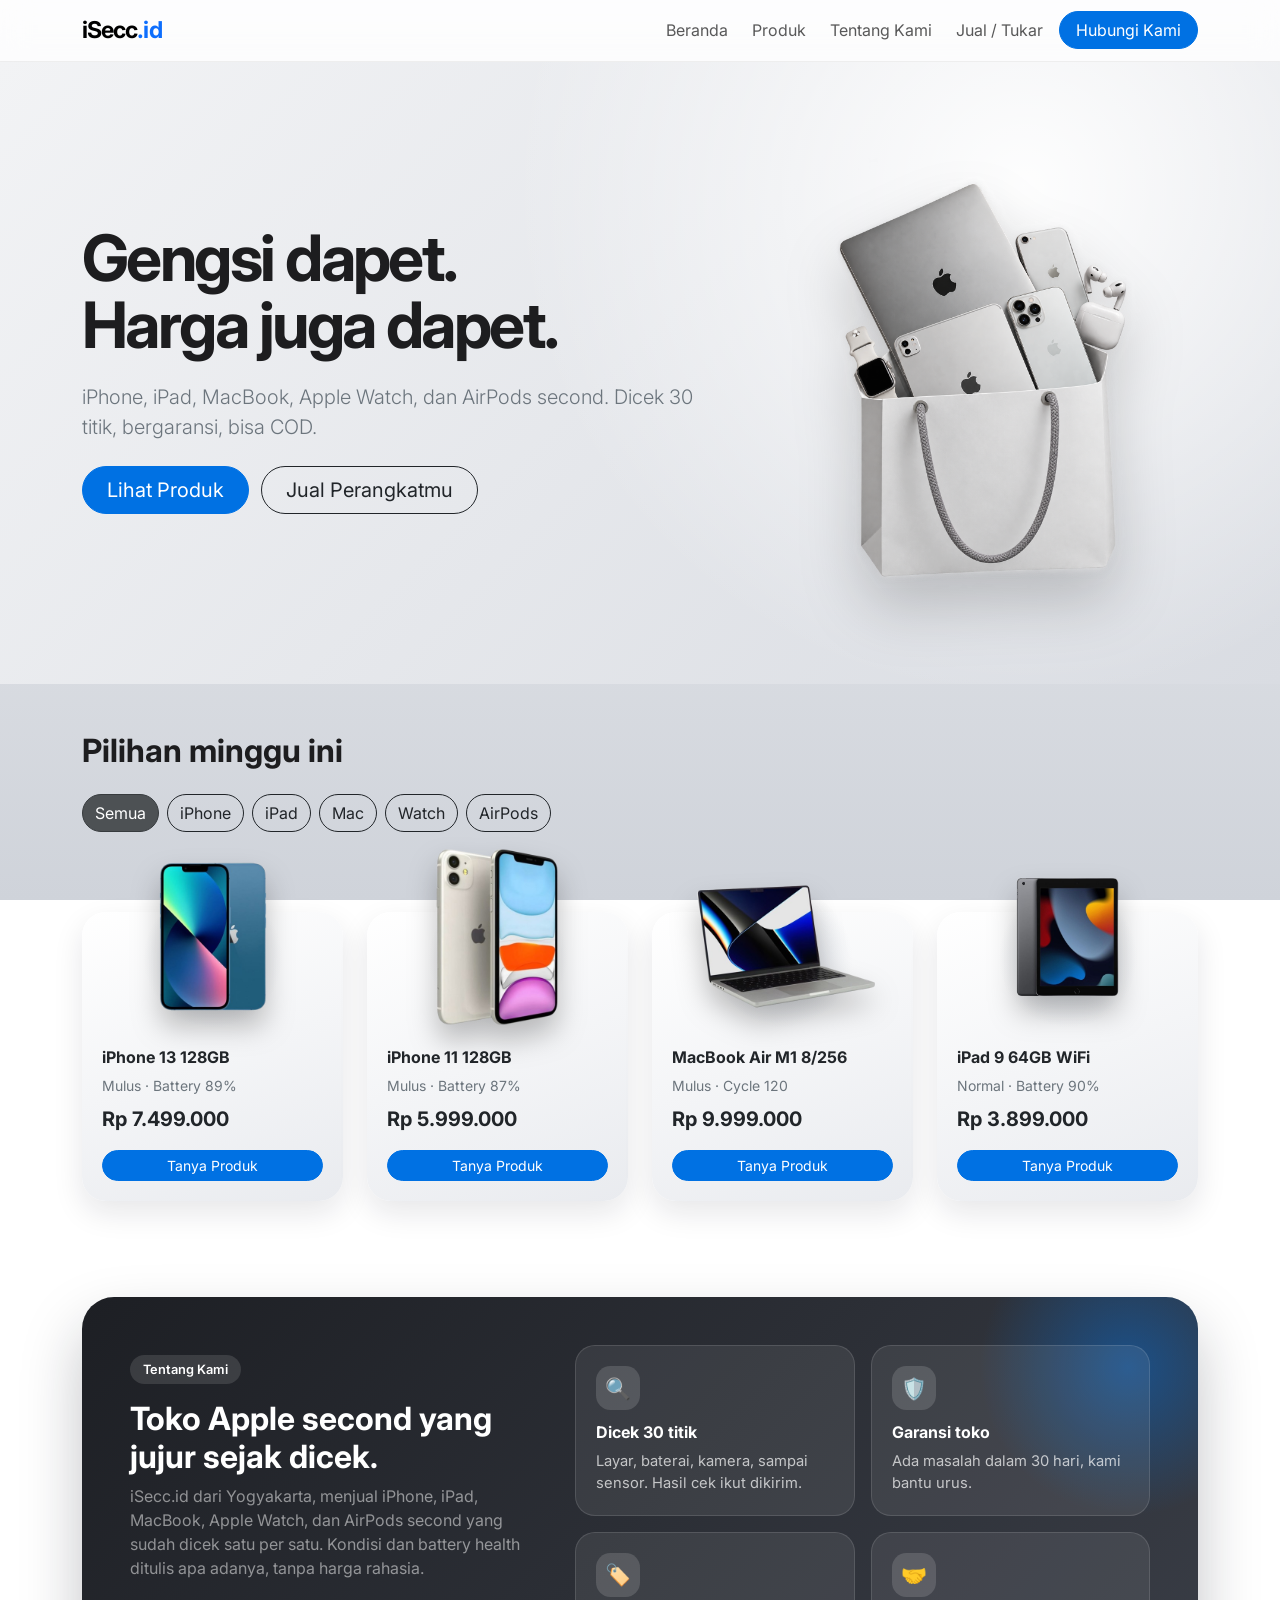
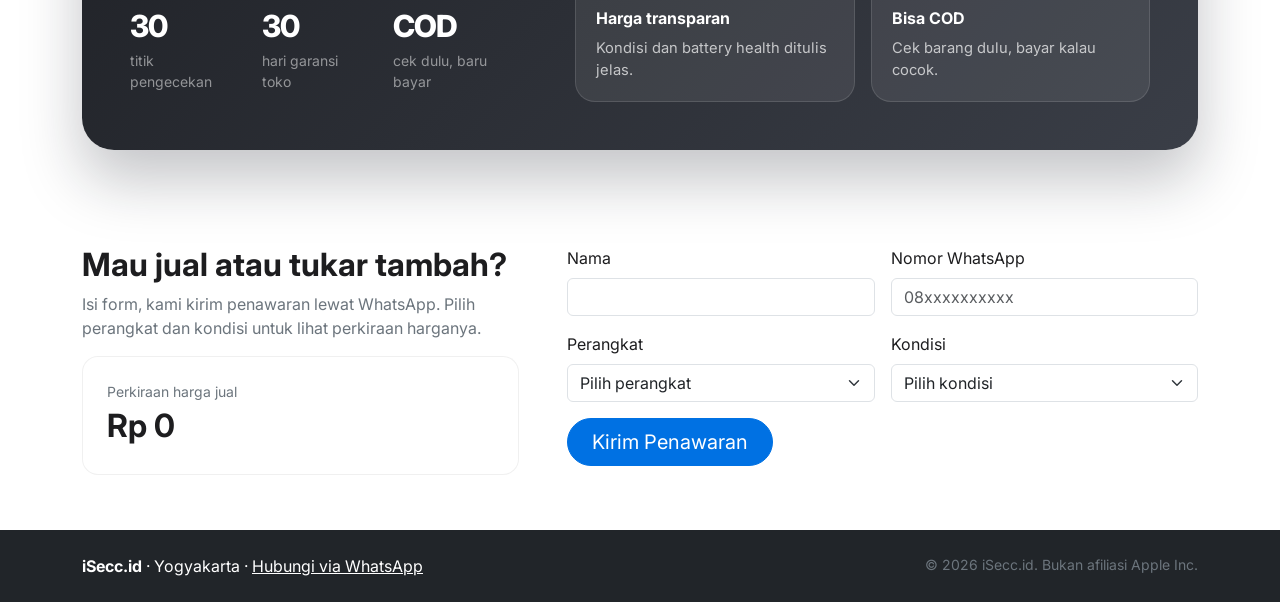
<file: Agil_Ikhsanul_Khaq_251111076/index.html>
<!DOCTYPE html>
<html lang="id">

<head>
    <meta charset="UTF-8">
    <meta name="viewport" content="width=device-width, initial-scale=1">
    <title>iSecc.id | Gengsi Dapet, Harga Juga Dapet</title>
    <link href="https://cdn.jsdelivr.net/npm/bootstrap@5.3.3/dist/css/bootstrap.min.css" rel="stylesheet">
    <link href="https://fonts.googleapis.com/css2?family=Inter:wght@400;600;800&display=swap" rel="stylesheet">
    <link href="css/style.css" rel="stylesheet">
</head>

<body>

    <!-- NAVBAR -->
    <nav class="navbar navbar-expand-lg sticky-top">
        <div class="container">
            <a class="navbar-brand fw-bold" href="#beranda">iSecc<span class="text-primary">.id</span></a>
            <button class="navbar-toggler" data-bs-toggle="collapse" data-bs-target="#menu" aria-label="Buka menu"><span class="navbar-toggler-icon"></span></button>
            <div class="collapse navbar-collapse" id="menu">
                <ul class="navbar-nav ms-auto align-items-lg-center gap-lg-2">
                    <li class="nav-item"><a class="nav-link" href="#beranda">Beranda</a></li>
                    <li class="nav-item"><a class="nav-link" href="#produk">Produk</a></li>
                    <li class="nav-item"><a class="nav-link" href="#tentang">Tentang Kami</a></li>
                    <li class="nav-item"><a class="nav-link" href="#jual">Jual / Tukar</a></li>
                    <li class="nav-item"><button class="btn btn-primary rounded-pill px-3" data-bs-toggle="modal" data-bs-target="#modalWA">Hubungi Kami</button></li>
                </ul>
            </div>
        </div>
    </nav>

    <!-- HERO -->
    <header id="beranda" class="hero py-5">
        <div class="container py-lg-5">
            <div class="row align-items-center g-5">
                <div class="col-lg-7">
                    <h1 class="display-3 fw-bold">Gengsi dapet.<br>Harga juga dapet.</h1>
                    <p class="lead text-secondary my-4">iPhone, iPad, MacBook, Apple Watch, dan AirPods second. Dicek 30 titik, bergaransi, bisa COD.</p>
                    <a href="#produk" class="btn btn-primary btn-lg rounded-pill px-4 me-2 mb-2">Lihat Produk</a>
                    <a href="#jual" class="btn btn-outline-dark btn-lg rounded-pill px-4 mb-2">Jual Perangkatmu</a>
                </div>
                <div class="col-lg-5 text-center">
                    <img src="img/hero.png" data-ph="hero" class="img-fluid hero-img" alt="iPhone, MacBook, dan AirPods second">
                </div>
            </div>
        </div>
    </header>

    <!-- PRODUK -->
    <section id="produk" class="py-5">
        <div class="container">
            <h2 class="fw-bold mb-4">Pilihan minggu ini</h2>
            <div class="d-flex flex-wrap gap-2 mb-2" id="filter">
                <button class="btn btn-dark rounded-pill active" data-kat="semua">Semua</button>
                <button class="btn btn-outline-dark rounded-pill" data-kat="iphone">iPhone</button>
                <button class="btn btn-outline-dark rounded-pill" data-kat="ipad">iPad</button>
                <button class="btn btn-outline-dark rounded-pill" data-kat="mac">Mac</button>
                <button class="btn btn-outline-dark rounded-pill" data-kat="watch">Watch</button>
                <button class="btn btn-outline-dark rounded-pill" data-kat="airpods">AirPods</button>
            </div>
            <div class="row g-4" id="grid"></div>
            <div id="kosong" class="kosong d-none">
                <div class="kosong-ico">📦</div>
                <h3 class="h5 fw-bold">Stok kosong</h3>
                <p class="text-secondary mb-3">Produk di kategori ini sedang habis. Tanya kami kalau mau request atau menunggu restock.</p>
                <button class="btn btn-primary rounded-pill px-4" data-bs-toggle="modal" data-bs-target="#modalWA">Tanya ketersediaan</button>
            </div>
    </section>

    <!-- TENTANG KAMI -->
    <section id="tentang" class="py-5">
        <div class="container">
            <div class="tentang p-4 p-lg-5">
                <div class="row g-5 align-items-center">
                    <div class="col-lg-5">
                        <span class="tag">Tentang Kami</span>
                        <h2 class="fw-bold mt-3">Toko Apple second yang jujur sejak dicek.</h2>
                        <p class="text-white-50">iSecc.id dari Yogyakarta, menjual iPhone, iPad, MacBook, Apple Watch, dan AirPods second yang sudah dicek satu per satu. Kondisi dan battery health ditulis apa adanya, tanpa harga rahasia.</p>
                        <div class="d-flex gap-4 mt-4">
                            <div>
                                <div class="stat">30</div>
                                <div class="small text-white-50">titik pengecekan</div>
                            </div>
                            <div>
                                <div class="stat">30</div>
                                <div class="small text-white-50">hari garansi toko</div>
                            </div>
                            <div>
                                <div class="stat">COD</div>
                                <div class="small text-white-50">cek dulu, baru bayar</div>
                            </div>
                        </div>
                    </div>
                    <div class="col-lg-7">
                        <div class="row g-3">
                            <div class="col-sm-6">
                                <div class="fitur"><span class="ico">🔍</span>
                                    <h3 class="h6 fw-bold">Dicek 30 titik</h3>
                                    <p class="mb-0">Layar, baterai, kamera, sampai sensor. Hasil cek ikut dikirim.</p>
                                </div>
                            </div>
                            <div class="col-sm-6">
                                <div class="fitur"><span class="ico">🛡️</span>
                                    <h3 class="h6 fw-bold">Garansi toko</h3>
                                    <p class="mb-0">Ada masalah dalam 30 hari, kami bantu urus.</p>
                                </div>
                            </div>
                            <div class="col-sm-6">
                                <div class="fitur"><span class="ico">🏷️</span>
                                    <h3 class="h6 fw-bold">Harga transparan</h3>
                                    <p class="mb-0">Kondisi dan battery health ditulis jelas.</p>
                                </div>
                            </div>
                            <div class="col-sm-6">
                                <div class="fitur"><span class="ico">🤝</span>
                                    <h3 class="h6 fw-bold">Bisa COD</h3>
                                    <p class="mb-0">Cek barang dulu, bayar kalau cocok.</p>
                                </div>
                            </div>
                        </div>
                    </div>
                </div>
            </div>
        </div>
    </section>

    <!-- FORM JUAL / TUKAR -->
    <section id="jual" class="py-5">
        <div class="container">
            <div class="row g-5">
                <div class="col-lg-5">
                    <h2 class="fw-bold">Mau jual atau tukar tambah?</h2>
                    <p class="text-secondary">Isi form, kami kirim penawaran lewat WhatsApp. Pilih perangkat dan kondisi untuk lihat perkiraan harganya.</p>
                    <div class="estimasi p-4 rounded-4">
                        <div class="small text-secondary">Perkiraan harga jual</div>
                        <div class="fs-2 fw-bold" id="hasil">Rp 0</div>
                    </div>
                </div>
                <div class="col-lg-7">
                    <form id="formJual" class="row g-3" novalidate>
                        <div class="col-md-6"><label class="form-label" for="nama">Nama</label><input type="text" class="form-control" id="nama" required></div>
                        <div class="col-md-6"><label class="form-label" for="wa">Nomor WhatsApp</label><input type="tel" class="form-control" id="wa" placeholder="08xxxxxxxxxx" required></div>
                        <div class="col-md-6"><label class="form-label" for="perangkat">Perangkat</label>
                            <select class="form-select" id="perangkat" required><option value="">Pilih perangkat</option><option value="6000000">iPhone 13</option><option value="3500000">iPhone 11</option><option value="8500000">MacBook Air M1</option><option value="3000000">iPad 9</option><option value="2500000">Apple Watch S7</option><option value="2200000">AirPods Pro 2</option></select></div>
                        <div class="col-md-6"><label class="form-label" for="kondisi">Kondisi</label>
                            <select class="form-select" id="kondisi" required><option value="">Pilih kondisi</option><option value="1">Mulus</option><option value="0.85">Normal</option><option value="0.65">Ada minus</option></select></div>
                        <div class="col-12"><button class="btn btn-primary btn-lg rounded-pill px-4" type="submit">Kirim Penawaran</button></div>
                        <div class="col-12">
                            <div id="pesan" class="alert d-none mb-0" role="status"></div>
                        </div>
                    </form>
                </div>
            </div>
        </div>
    </section>

    <footer class="bg-dark text-white py-4">
        <div class="container d-flex flex-column flex-md-row justify-content-between gap-2">
            <div><strong>iSecc.id</strong> · Yogyakarta · <a href="#" class="text-white" data-bs-toggle="modal" data-bs-target="#modalWA">Hubungi via WhatsApp</a></div>
            <div class="text-secondary small">© 2026 iSecc.id. Bukan afiliasi Apple Inc.</div>
        </div>
    </footer>

    <!-- POP UP DETAIL PRODUK -->
    <div class="modal fade" id="modalDetail" tabindex="-1" aria-labelledby="dNama" aria-hidden="true">
        <div class="modal-dialog modal-dialog-centered modal-lg modal-dialog-scrollable">
            <div class="modal-content wa-modal">
                <button type="button" class="btn-close wa-close" data-bs-dismiss="modal" aria-label="Tutup"></button>
                <div class="modal-body p-4 p-md-5">
                    <div class="row g-4">
                        <div class="col-md-6">
                            <div id="dCar" class="carousel slide" data-bs-interval="false" data-bs-touch="true">
                                <div class="carousel-indicators" id="dInd"></div>
                                <div class="carousel-inner" id="dSlides"></div>
                                <button class="carousel-control-prev" type="button" data-bs-target="#dCar" data-bs-slide="prev" aria-label="Sebelumnya"><span class="carousel-control-prev-icon"></span></button>
                                <button class="carousel-control-next" type="button" data-bs-target="#dCar" data-bs-slide="next" aria-label="Berikutnya"><span class="carousel-control-next-icon"></span></button>
                            </div>
                        </div>
                        <div class="col-md-6">
                            <h2 class="h4 fw-bold" id="dNama"></h2>
                            <p class="text-secondary mb-1" id="dKondisi"></p>
                            <p class="fw-bold fs-3" id="dHarga"></p>
                            <table class="table table-sm mb-4">
                                <tbody id="dSpek"></tbody>
                            </table>
                            <a id="dWa" class="btn btn-success btn-lg rounded-pill w-100" target="_blank" rel="noopener" href="#">Tanya via WhatsApp</a>
                        </div>
                    </div>
                </div>
            </div>
        </div>
    </div>

    <!-- POP UP WHATSAPP -->
    <div class="modal fade" id="modalWA" tabindex="-1" aria-labelledby="waJudul" aria-hidden="true">
        <div class="modal-dialog modal-dialog-centered">
            <div class="modal-content wa-modal">
                <button type="button" class="btn-close wa-close" data-bs-dismiss="modal" aria-label="Tutup"></button>
                <div class="modal-body p-4 p-md-5 text-center">
                    <div class="wa-icon" aria-hidden="true">💬</div>
                    <h2 class="h4 fw-bold" id="waJudul">Hubungi kami lewat WhatsApp</h2>
                    <div id="waProduk" class="wa-produk d-none"><img id="waFoto" alt="">
                        <div class="text-start">
                            <div class="fw-bold" id="waNama"></div>
                            <div class="text-secondary" id="waHarga"></div>
                        </div>
                    </div>
                    <p class="text-secondary mt-3 mb-4" id="waInfo">Kamu akan diarahkan ke chat WhatsApp iSecc.id dengan pesan yang sudah terisi.</p>
                    <a id="waGo" class="btn btn-success btn-lg rounded-pill w-100" target="_blank" rel="noopener" href="#">Lanjut ke WhatsApp</a>
                    <button class="btn btn-link text-secondary mt-2" data-bs-dismiss="modal">Nanti dulu</button>
                </div>
            </div>
        </div>
    </div>

    <script src="https://cdn.jsdelivr.net/npm/bootstrap@5.3.3/dist/js/bootstrap.bundle.min.js"></script>
    <script src="js/script.js"></script>
</body>

</html>
</file>
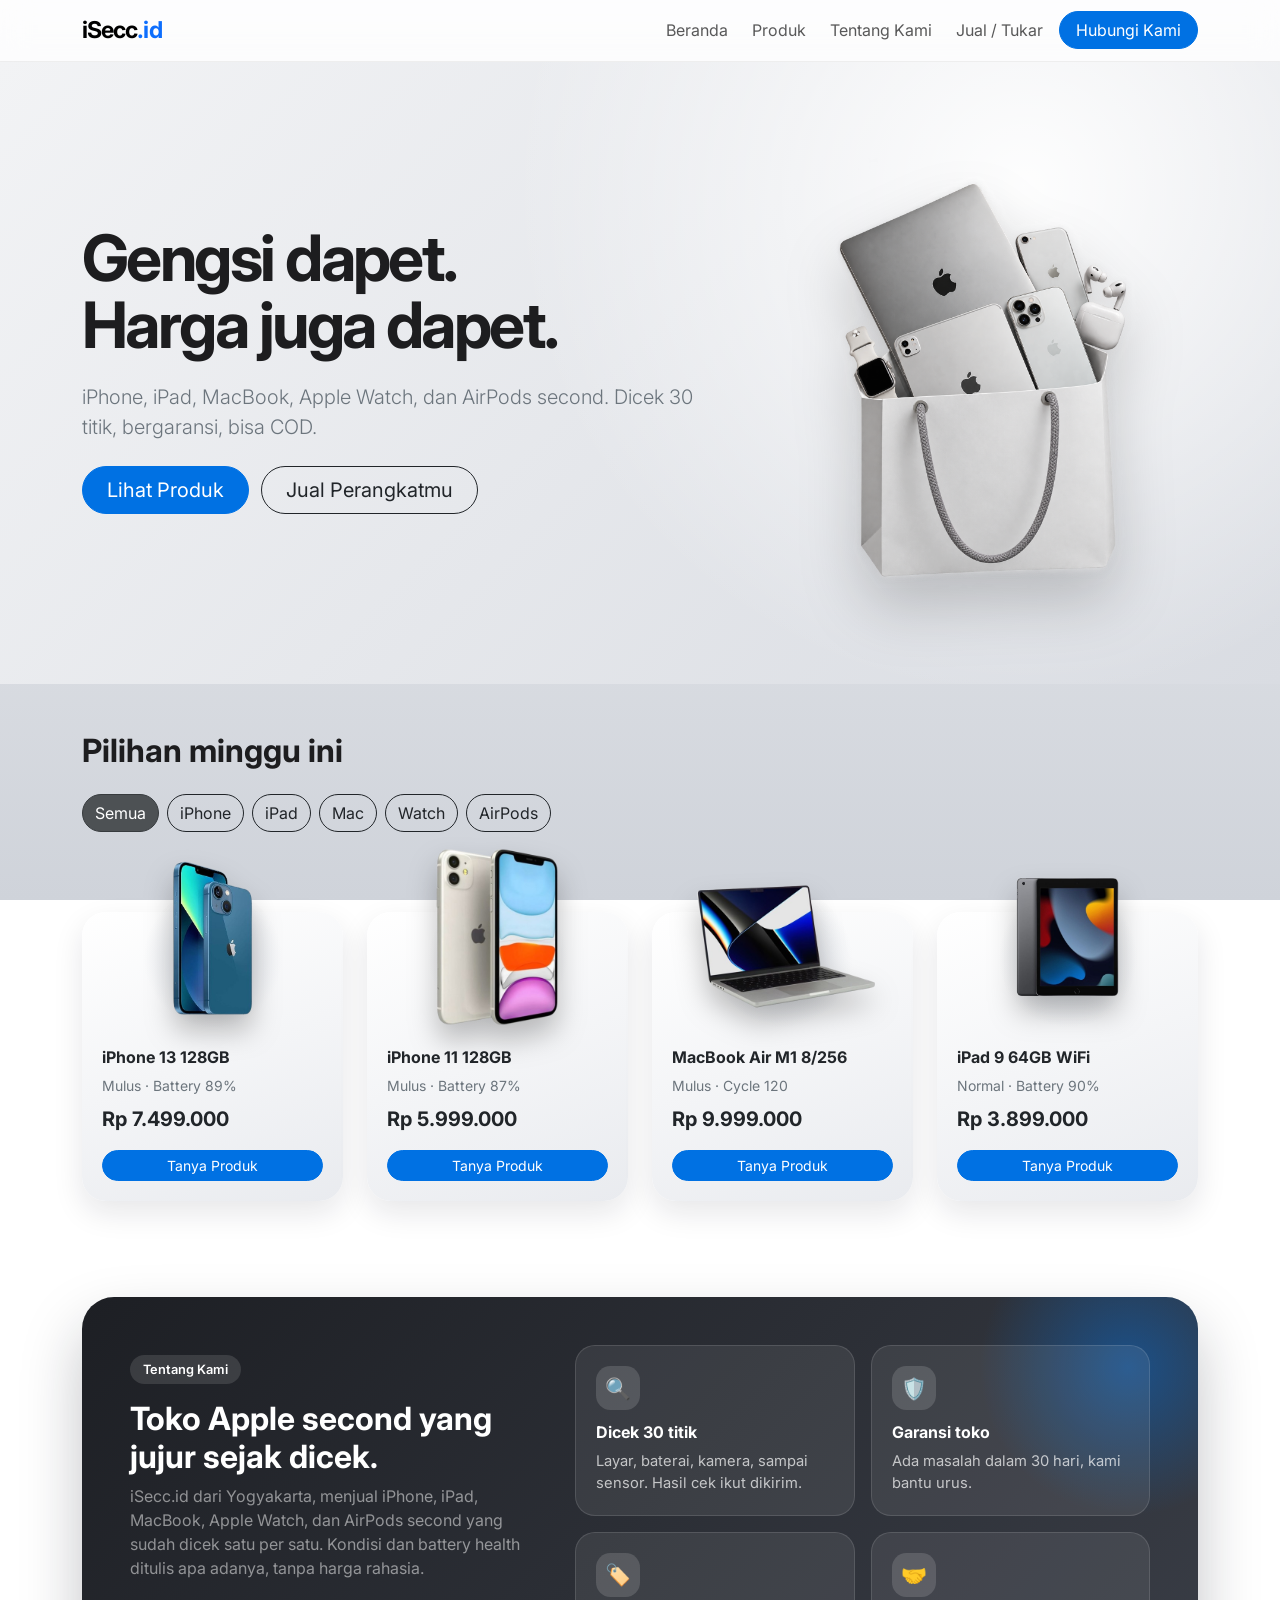
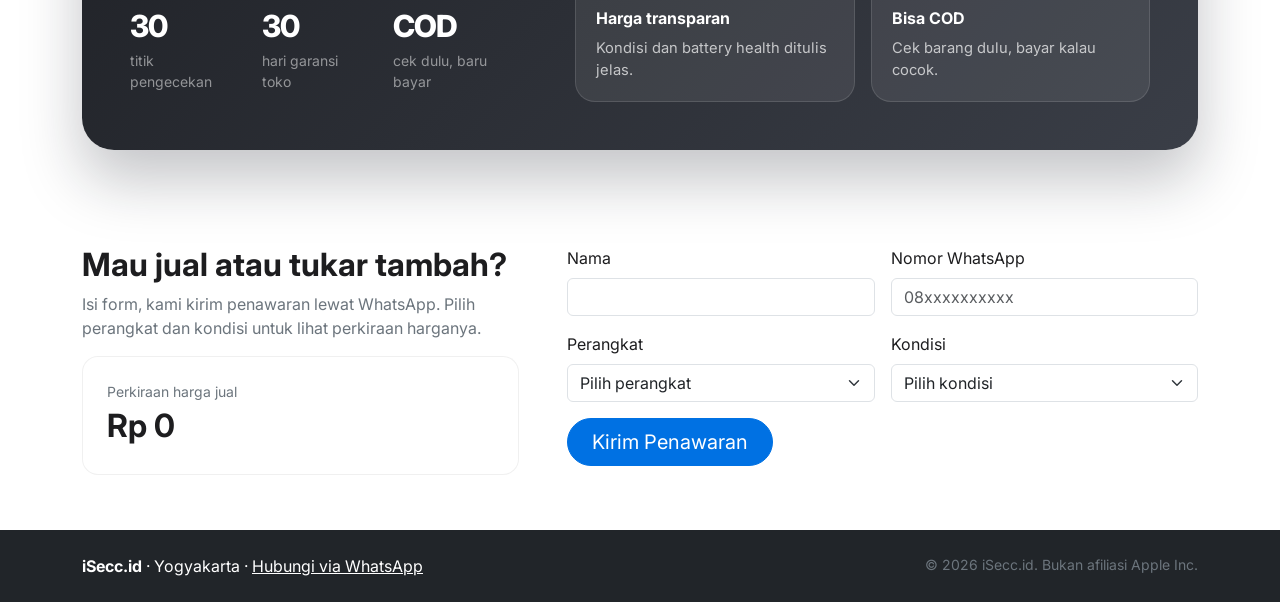
<file: isecc/index.html>
<!DOCTYPE html>
<html lang="id">

<head>
    <meta charset="UTF-8">
    <meta name="viewport" content="width=device-width, initial-scale=1">
    <title>iSecc.id | Gengsi Dapet, Harga Juga Dapet</title>
    <link href="https://cdn.jsdelivr.net/npm/bootstrap@5.3.3/dist/css/bootstrap.min.css" rel="stylesheet">
    <link href="https://fonts.googleapis.com/css2?family=Inter:wght@400;600;800&display=swap" rel="stylesheet">
    <link href="style.css" rel="stylesheet">
</head>

<body>

    <!-- NAVBAR -->
    <nav class="navbar navbar-expand-lg sticky-top">
        <div class="container">
            <a class="navbar-brand fw-bold" href="#beranda">iSecc<span class="text-primary">.id</span></a>
            <button class="navbar-toggler" data-bs-toggle="collapse" data-bs-target="#menu" aria-label="Buka menu"><span class="navbar-toggler-icon"></span></button>
            <div class="collapse navbar-collapse" id="menu">
                <ul class="navbar-nav ms-auto align-items-lg-center gap-lg-2">
                    <li class="nav-item"><a class="nav-link" href="#beranda">Beranda</a></li>
                    <li class="nav-item"><a class="nav-link" href="#produk">Produk</a></li>
                    <li class="nav-item"><a class="nav-link" href="#tentang">Tentang Kami</a></li>
                    <li class="nav-item"><a class="nav-link" href="#jual">Jual / Tukar</a></li>
                    <li class="nav-item"><button class="btn btn-primary rounded-pill px-3" data-bs-toggle="modal" data-bs-target="#modalWA">Hubungi Kami</button></li>
                </ul>
            </div>
        </div>
    </nav>

    <!-- HERO -->
    <header id="beranda" class="hero py-5">
        <div class="container py-lg-5">
            <div class="row align-items-center g-5">
                <div class="col-lg-7">
                    <h1 class="display-3 fw-bold">Gengsi dapet.<br>Harga juga dapet.</h1>
                    <p class="lead text-secondary my-4">iPhone, iPad, MacBook, Apple Watch, dan AirPods second. Dicek 30 titik, bergaransi, bisa COD.</p>
                    <a href="#produk" class="btn btn-primary btn-lg rounded-pill px-4 me-2 mb-2">Lihat Produk</a>
                    <a href="#jual" class="btn btn-outline-dark btn-lg rounded-pill px-4 mb-2">Jual Perangkatmu</a>
                </div>
                <div class="col-lg-5 text-center">
                    <img src="img/hero.png" data-ph="hero" class="img-fluid hero-img" alt="iPhone, MacBook, dan AirPods second">
                </div>
            </div>
        </div>
    </header>

    <!-- PRODUK -->
    <section id="produk" class="py-5">
        <div class="container">
            <h2 class="fw-bold mb-4">Pilihan minggu ini</h2>
            <div class="d-flex flex-wrap gap-2 mb-2" id="filter">
                <button class="btn btn-dark rounded-pill active" data-kat="semua">Semua</button>
                <button class="btn btn-outline-dark rounded-pill" data-kat="iphone">iPhone</button>
                <button class="btn btn-outline-dark rounded-pill" data-kat="ipad">iPad</button>
                <button class="btn btn-outline-dark rounded-pill" data-kat="mac">Mac</button>
                <button class="btn btn-outline-dark rounded-pill" data-kat="watch">Watch</button>
                <button class="btn btn-outline-dark rounded-pill" data-kat="airpods">AirPods</button>
            </div>
            <div class="row g-4" id="grid"></div>
            <div id="kosong" class="kosong d-none">
                <div class="kosong-ico">📦</div>
                <h3 class="h5 fw-bold">Stok kosong</h3>
                <p class="text-secondary mb-3">Produk di kategori ini sedang habis. Tanya kami kalau mau request atau menunggu restock.</p>
                <button class="btn btn-primary rounded-pill px-4" data-bs-toggle="modal" data-bs-target="#modalWA">Tanya ketersediaan</button>
            </div>
    </section>

    <!-- TENTANG KAMI -->
    <section id="tentang" class="py-5">
        <div class="container">
            <div class="tentang p-4 p-lg-5">
                <div class="row g-5 align-items-center">
                    <div class="col-lg-5">
                        <span class="tag">Tentang Kami</span>
                        <h2 class="fw-bold mt-3">Toko Apple second yang jujur sejak dicek.</h2>
                        <p class="text-white-50">iSecc.id dari Yogyakarta, menjual iPhone, iPad, MacBook, Apple Watch, dan AirPods second yang sudah dicek satu per satu. Kondisi dan battery health ditulis apa adanya, tanpa harga rahasia.</p>
                        <div class="d-flex gap-4 mt-4">
                            <div>
                                <div class="stat">30</div>
                                <div class="small text-white-50">titik pengecekan</div>
                            </div>
                            <div>
                                <div class="stat">30</div>
                                <div class="small text-white-50">hari garansi toko</div>
                            </div>
                            <div>
                                <div class="stat">COD</div>
                                <div class="small text-white-50">cek dulu, baru bayar</div>
                            </div>
                        </div>
                    </div>
                    <div class="col-lg-7">
                        <div class="row g-3">
                            <div class="col-sm-6">
                                <div class="fitur"><span class="ico">🔍</span>
                                    <h3 class="h6 fw-bold">Dicek 30 titik</h3>
                                    <p class="mb-0">Layar, baterai, kamera, sampai sensor. Hasil cek ikut dikirim.</p>
                                </div>
                            </div>
                            <div class="col-sm-6">
                                <div class="fitur"><span class="ico">🛡️</span>
                                    <h3 class="h6 fw-bold">Garansi toko</h3>
                                    <p class="mb-0">Ada masalah dalam 30 hari, kami bantu urus.</p>
                                </div>
                            </div>
                            <div class="col-sm-6">
                                <div class="fitur"><span class="ico">🏷️</span>
                                    <h3 class="h6 fw-bold">Harga transparan</h3>
                                    <p class="mb-0">Kondisi dan battery health ditulis jelas.</p>
                                </div>
                            </div>
                            <div class="col-sm-6">
                                <div class="fitur"><span class="ico">🤝</span>
                                    <h3 class="h6 fw-bold">Bisa COD</h3>
                                    <p class="mb-0">Cek barang dulu, bayar kalau cocok.</p>
                                </div>
                            </div>
                        </div>
                    </div>
                </div>
            </div>
        </div>
    </section>

    <!-- FORM JUAL / TUKAR -->
    <section id="jual" class="py-5">
        <div class="container">
            <div class="row g-5">
                <div class="col-lg-5">
                    <h2 class="fw-bold">Mau jual atau tukar tambah?</h2>
                    <p class="text-secondary">Isi form, kami kirim penawaran lewat WhatsApp. Pilih perangkat dan kondisi untuk lihat perkiraan harganya.</p>
                    <div class="estimasi p-4 rounded-4">
                        <div class="small text-secondary">Perkiraan harga jual</div>
                        <div class="fs-2 fw-bold" id="hasil">Rp 0</div>
                    </div>
                </div>
                <div class="col-lg-7">
                    <form id="formJual" class="row g-3" novalidate>
                        <div class="col-md-6"><label class="form-label" for="nama">Nama</label><input type="text" class="form-control" id="nama" required></div>
                        <div class="col-md-6"><label class="form-label" for="wa">Nomor WhatsApp</label><input type="tel" class="form-control" id="wa" placeholder="08xxxxxxxxxx" required></div>
                        <div class="col-md-6"><label class="form-label" for="perangkat">Perangkat</label>
                            <select class="form-select" id="perangkat" required><option value="">Pilih perangkat</option><option value="6000000">iPhone 13</option><option value="3500000">iPhone 11</option><option value="8500000">MacBook Air M1</option><option value="3000000">iPad 9</option><option value="2500000">Apple Watch S7</option><option value="2200000">AirPods Pro 2</option></select></div>
                        <div class="col-md-6"><label class="form-label" for="kondisi">Kondisi</label>
                            <select class="form-select" id="kondisi" required><option value="">Pilih kondisi</option><option value="1">Mulus</option><option value="0.85">Normal</option><option value="0.65">Ada minus</option></select></div>
                        <div class="col-12"><button class="btn btn-primary btn-lg rounded-pill px-4" type="submit">Kirim Penawaran</button></div>
                        <div class="col-12">
                            <div id="pesan" class="alert d-none mb-0" role="status"></div>
                        </div>
                    </form>
                </div>
            </div>
        </div>
    </section>

    <footer class="bg-dark text-white py-4">
        <div class="container d-flex flex-column flex-md-row justify-content-between gap-2">
            <div><strong>iSecc.id</strong> · Yogyakarta · <a href="#" class="text-white" data-bs-toggle="modal" data-bs-target="#modalWA">Hubungi via WhatsApp</a></div>
            <div class="text-secondary small">© 2026 iSecc.id. Bukan afiliasi Apple Inc.</div>
        </div>
    </footer>

    <!-- POP UP DETAIL PRODUK -->
    <div class="modal fade" id="modalDetail" tabindex="-1" aria-labelledby="dNama" aria-hidden="true">
        <div class="modal-dialog modal-dialog-centered modal-lg modal-dialog-scrollable">
            <div class="modal-content wa-modal">
                <button type="button" class="btn-close wa-close" data-bs-dismiss="modal" aria-label="Tutup"></button>
                <div class="modal-body p-4 p-md-5">
                    <div class="row g-4">
                        <div class="col-md-6">
                            <div id="dCar" class="carousel slide" data-bs-interval="false" data-bs-touch="true">
                                <div class="carousel-indicators" id="dInd"></div>
                                <div class="carousel-inner" id="dSlides"></div>
                                <button class="carousel-control-prev" type="button" data-bs-target="#dCar" data-bs-slide="prev" aria-label="Sebelumnya"><span class="carousel-control-prev-icon"></span></button>
                                <button class="carousel-control-next" type="button" data-bs-target="#dCar" data-bs-slide="next" aria-label="Berikutnya"><span class="carousel-control-next-icon"></span></button>
                            </div>
                        </div>
                        <div class="col-md-6">
                            <h2 class="h4 fw-bold" id="dNama"></h2>
                            <p class="text-secondary mb-1" id="dKondisi"></p>
                            <p class="fw-bold fs-3" id="dHarga"></p>
                            <table class="table table-sm mb-4">
                                <tbody id="dSpek"></tbody>
                            </table>
                            <a id="dWa" class="btn btn-success btn-lg rounded-pill w-100" target="_blank" rel="noopener" href="#">Tanya via WhatsApp</a>
                        </div>
                    </div>
                </div>
            </div>
        </div>
    </div>

    <!-- POP UP WHATSAPP -->
    <div class="modal fade" id="modalWA" tabindex="-1" aria-labelledby="waJudul" aria-hidden="true">
        <div class="modal-dialog modal-dialog-centered">
            <div class="modal-content wa-modal">
                <button type="button" class="btn-close wa-close" data-bs-dismiss="modal" aria-label="Tutup"></button>
                <div class="modal-body p-4 p-md-5 text-center">
                    <div class="wa-icon" aria-hidden="true">💬</div>
                    <h2 class="h4 fw-bold" id="waJudul">Hubungi kami lewat WhatsApp</h2>
                    <div id="waProduk" class="wa-produk d-none"><img id="waFoto" alt="">
                        <div class="text-start">
                            <div class="fw-bold" id="waNama"></div>
                            <div class="text-secondary" id="waHarga"></div>
                        </div>
                    </div>
                    <p class="text-secondary mt-3 mb-4" id="waInfo">Kamu akan diarahkan ke chat WhatsApp iSecc.id dengan pesan yang sudah terisi.</p>
                    <a id="waGo" class="btn btn-success btn-lg rounded-pill w-100" target="_blank" rel="noopener" href="#">Lanjut ke WhatsApp</a>
                    <button class="btn btn-link text-secondary mt-2" data-bs-dismiss="modal">Nanti dulu</button>
                </div>
            </div>
        </div>
    </div>

    <script src="https://cdn.jsdelivr.net/npm/bootstrap@5.3.3/dist/js/bootstrap.bundle.min.js"></script>
    <script src="script.js"></script>
</body>

</html>
</file>
<file: Agil_Ikhsanul_Khaq_251111076/css/style.css>
:root {
    --ink: #1d1d1f;
    --soft: #f5f5f7;
    --blue: #0071e3;
    --ease: cubic-bezier(.22, .8, .24, 1);
}

html {
    scroll-behavior: smooth;
    scroll-padding-top: 70px;
}

body {
    font-family: 'Inter', system-ui, sans-serif;
    color: var(--ink);
    background: linear-gradient(180deg, #f7f7f9 0%, #e4e6ea 40%, #cfd3da 100%) fixed;
}

.btn-primary {
    background: var(--blue);
    border-color: var(--blue);
}

.navbar {
    background: rgba(255, 255, 255, .72);
    backdrop-filter: blur(14px);
    border-bottom: 1px solid rgba(0, 0, 0, .06);
    transition: box-shadow .3s;
}

.navbar.scrolled {
    box-shadow: 0 4px 18px rgba(0, 0, 0, .08);
}

.navbar-brand {
    letter-spacing: -.04em;
    font-size: 1.45rem;
}


/* Hero: gradasi abu */

.hero {
    background: radial-gradient(circle at 80% 20%, rgba(255, 255, 255, .95), transparent 45%), linear-gradient(135deg, #f2f3f5 0%, #d9dce2 100%);
    overflow: hidden;
}

.hero h1 {
    letter-spacing: -.04em;
    line-height: 1.05;
}

.hero-img {
    max-height: 430px;
    object-fit: contain;
    filter: drop-shadow(0 30px 30px rgba(0, 0, 0, .2));
    animation: floaty 6s ease-in-out infinite;
}

@keyframes floaty {
    50% {
        transform: translateY(-12px);
    }
}


/* Produk: gambar keluar dari kotak */

#produk .row {
    row-gap: 1.5rem;
}

.item {
    padding-top: 4.5rem;
    animation: naik .5s var(--ease) both;
}

.produk {
    border: 0;
    border-radius: 1.5rem;
    overflow: visible;
    background: linear-gradient(160deg, #fff 0%, #e9ebef 100%);
    box-shadow: 0 12px 30px rgba(20, 24, 35, .1);
    transition: transform .35s var(--ease), box-shadow .35s var(--ease);
}

.produk:hover {
    transform: translateY(-6px);
    box-shadow: 0 24px 44px rgba(20, 24, 35, .16);
}

.produk .card-body {
    padding: 0 1.25rem 1.25rem;
}

.thumb {
    height: 120px;
    display: flex;
    align-items: flex-end;
    justify-content: center;
    position: relative;
}

.thumb::before {
    content: "";
    position: absolute;
    bottom: 4px;
    width: 140px;
    height: 140px;
    border-radius: 50%;
    background: radial-gradient(circle, #cfd4dc, transparent 70%);
}

.thumb img {
    position: relative;
    height: 190px;
    max-width: 100%;
    object-fit: contain;
    filter: drop-shadow(0 16px 14px rgba(0, 0, 0, .25));
    transition: transform .45s var(--ease);
}

.produk:hover .thumb img {
    transform: translateY(-12px) rotate(-4deg) scale(1.06);
}


/* Tentang kami */

.tentang {
    background: linear-gradient(135deg, #1d1f24 0%, #3a3e47 100%);
    color: #fff;
    border-radius: 2rem;
    position: relative;
    overflow: hidden;
    box-shadow: 0 30px 60px rgba(20, 24, 35, .25);
}

.tentang::after {
    content: "";
    position: absolute;
    right: -80px;
    top: -80px;
    width: 300px;
    height: 300px;
    border-radius: 50%;
    background: radial-gradient(circle, rgba(0, 113, 227, .45), transparent 70%);
}

.tag {
    display: inline-block;
    padding: .3rem .8rem;
    border-radius: 99px;
    background: rgba(255, 255, 255, .12);
    font-size: .8rem;
    font-weight: 600;
}

.stat {
    font-size: 1.9rem;
    font-weight: 800;
    letter-spacing: -.03em;
}

.fitur {
    position: relative;
    z-index: 1;
    height: 100%;
    padding: 1.25rem;
    border-radius: 1.25rem;
    background: rgba(255, 255, 255, .08);
    border: 1px solid rgba(255, 255, 255, .12);
    transition: transform .3s var(--ease), background .3s;
}

.fitur:hover {
    transform: translateY(-5px);
    background: rgba(255, 255, 255, .14);
}

.fitur p {
    color: rgba(255, 255, 255, .7);
    font-size: .92rem;
}

.ico {
    display: grid;
    place-items: center;
    width: 44px;
    height: 44px;
    margin-bottom: .8rem;
    border-radius: .9rem;
    background: rgba(255, 255, 255, .14);
    font-size: 1.3rem;
}

.estimasi {
    background: rgba(255, 255, 255, .7);
    border: 1px solid rgba(0, 0, 0, .06);
}


/* Pop up WA */

.modal.fade .modal-dialog {
    transform: translateY(28px) scale(.95);
    transition: transform .45s var(--ease);
}

.modal.show .modal-dialog {
    transform: none;
}

.wa-modal {
    border: 0;
    border-radius: 1.5rem;
    box-shadow: 0 30px 80px rgba(15, 23, 42, .3);
}

.wa-close {
    position: absolute;
    top: 1rem;
    right: 1rem;
    z-index: 2;
}

.wa-icon {
    width: 68px;
    height: 68px;
    margin: 0 auto 1rem;
    border-radius: 50%;
    background: #25d366;
    display: grid;
    place-items: center;
    font-size: 1.9rem;
    box-shadow: 0 10px 24px rgba(37, 211, 102, .4);
}

.modal.show .wa-icon {
    animation: pop .6s var(--ease) .1s both;
}

@keyframes pop {
    from {
        transform: scale(.4);
        opacity: 0;
    }
}

.wa-produk {
    display: flex;
    align-items: center;
    gap: 1rem;
    margin-top: 1rem;
    padding: .8rem 1rem;
    border-radius: 1rem;
    background: var(--soft);
}

.wa-produk img {
    height: 64px;
    width: 64px;
    object-fit: contain;
}

.btn-success {
    background: #25d366;
    border-color: #25d366;
}


/* Animasi */

@keyframes naik {
    from {
        opacity: 0;
        transform: translateY(24px);
    }
}

.hero h1,
.hero p,
.hero .btn {
    animation: naik .7s var(--ease) both;
}

.hero p {
    animation-delay: .15s;
}

.hero .btn {
    animation-delay: .3s;
}

.reveal {
    opacity: 0;
    transform: translateY(30px);
    transition: opacity .7s var(--ease), transform .7s var(--ease);
}

.reveal.tampil {
    opacity: 1;
    transform: none;
}

@media (prefers-reduced-motion:reduce) {
    *,
    *::before,
    *::after {
        animation: none !important;
        transition: none !important;
    }
    .reveal {
        opacity: 1;
        transform: none;
    }
}


/* Detail produk */

.produk {
    cursor: pointer;
}

.detail-main {
    height: 280px;
    display: grid;
    place-items: center;
    border-radius: 1.25rem;
    background: linear-gradient(160deg, #fff, #e9ebef);
}

.detail-main img {
    max-height: 240px;
    max-width: 90%;
    object-fit: contain;
    filter: drop-shadow(0 16px 14px rgba(0, 0, 0, .25));
    transition: opacity .25s;
}

.detail-thumbs {
    display: flex;
    gap: .5rem;
    margin-top: .75rem;
}

.detail-thumbs button {
    width: 64px;
    height: 64px;
    padding: 4px;
    border: 2px solid transparent;
    border-radius: .8rem;
    background: var(--soft);
    transition: border-color .2s, transform .2s;
}

.detail-thumbs button:hover {
    transform: translateY(-2px);
}

.detail-thumbs button.on {
    border-color: var(--blue);
}

.detail-thumbs img {
    width: 100%;
    height: 100%;
    object-fit: contain;
}

#dSpek th {
    width: 40%;
    font-weight: 600;
    color: #6b7280;
}

.kosong {
    text-align: center;
    padding: 3.5rem 1rem;
    margin-top: 1.5rem;
    border-radius: 1.5rem;
    background: rgba(255, 255, 255, .6);
    border: 2px dashed #c3c8d1;
    animation: naik .5s var(--ease) both;
}

.kosong-ico {
    font-size: 3rem;
    margin-bottom: .5rem;
}
</file>
<file: isecc/style.css>
:root {
    --ink: #1d1d1f;
    --soft: #f5f5f7;
    --blue: #0071e3;
    --ease: cubic-bezier(.22, .8, .24, 1);
}

html {
    scroll-behavior: smooth;
    scroll-padding-top: 70px;
}

body {
    font-family: 'Inter', system-ui, sans-serif;
    color: var(--ink);
    background: linear-gradient(180deg, #f7f7f9 0%, #e4e6ea 40%, #cfd3da 100%) fixed;
}

.btn-primary {
    background: var(--blue);
    border-color: var(--blue);
}

.navbar {
    background: rgba(255, 255, 255, .72);
    backdrop-filter: blur(14px);
    border-bottom: 1px solid rgba(0, 0, 0, .06);
    transition: box-shadow .3s;
}

.navbar.scrolled {
    box-shadow: 0 4px 18px rgba(0, 0, 0, .08);
}

.navbar-brand {
    letter-spacing: -.04em;
    font-size: 1.45rem;
}


/* Hero: gradasi abu */

.hero {
    background: radial-gradient(circle at 80% 20%, rgba(255, 255, 255, .95), transparent 45%), linear-gradient(135deg, #f2f3f5 0%, #d9dce2 100%);
    overflow: hidden;
}

.hero h1 {
    letter-spacing: -.04em;
    line-height: 1.05;
}

.hero-img {
    max-height: 430px;
    object-fit: contain;
    filter: drop-shadow(0 30px 30px rgba(0, 0, 0, .2));
    animation: floaty 6s ease-in-out infinite;
}

@keyframes floaty {
    50% {
        transform: translateY(-12px);
    }
}


/* Produk: gambar keluar dari kotak */

#produk .row {
    row-gap: 1.5rem;
}

.item {
    padding-top: 4.5rem;
    animation: naik .5s var(--ease) both;
}

.produk {
    border: 0;
    border-radius: 1.5rem;
    overflow: visible;
    background: linear-gradient(160deg, #fff 0%, #e9ebef 100%);
    box-shadow: 0 12px 30px rgba(20, 24, 35, .1);
    transition: transform .35s var(--ease), box-shadow .35s var(--ease);
}

.produk:hover {
    transform: translateY(-6px);
    box-shadow: 0 24px 44px rgba(20, 24, 35, .16);
}

.produk .card-body {
    padding: 0 1.25rem 1.25rem;
}

.thumb {
    height: 120px;
    display: flex;
    align-items: flex-end;
    justify-content: center;
    position: relative;
}

.thumb::before {
    content: "";
    position: absolute;
    bottom: 4px;
    width: 140px;
    height: 140px;
    border-radius: 50%;
    background: radial-gradient(circle, #cfd4dc, transparent 70%);
}

.thumb img {
    position: relative;
    height: 190px;
    max-width: 100%;
    object-fit: contain;
    filter: drop-shadow(0 16px 14px rgba(0, 0, 0, .25));
    transition: transform .45s var(--ease);
}

.produk:hover .thumb img {
    transform: translateY(-12px) rotate(-4deg) scale(1.06);
}


/* Tentang kami */

.tentang {
    background: linear-gradient(135deg, #1d1f24 0%, #3a3e47 100%);
    color: #fff;
    border-radius: 2rem;
    position: relative;
    overflow: hidden;
    box-shadow: 0 30px 60px rgba(20, 24, 35, .25);
}

.tentang::after {
    content: "";
    position: absolute;
    right: -80px;
    top: -80px;
    width: 300px;
    height: 300px;
    border-radius: 50%;
    background: radial-gradient(circle, rgba(0, 113, 227, .45), transparent 70%);
}

.tag {
    display: inline-block;
    padding: .3rem .8rem;
    border-radius: 99px;
    background: rgba(255, 255, 255, .12);
    font-size: .8rem;
    font-weight: 600;
}

.stat {
    font-size: 1.9rem;
    font-weight: 800;
    letter-spacing: -.03em;
}

.fitur {
    position: relative;
    z-index: 1;
    height: 100%;
    padding: 1.25rem;
    border-radius: 1.25rem;
    background: rgba(255, 255, 255, .08);
    border: 1px solid rgba(255, 255, 255, .12);
    transition: transform .3s var(--ease), background .3s;
}

.fitur:hover {
    transform: translateY(-5px);
    background: rgba(255, 255, 255, .14);
}

.fitur p {
    color: rgba(255, 255, 255, .7);
    font-size: .92rem;
}

.ico {
    display: grid;
    place-items: center;
    width: 44px;
    height: 44px;
    margin-bottom: .8rem;
    border-radius: .9rem;
    background: rgba(255, 255, 255, .14);
    font-size: 1.3rem;
}

.estimasi {
    background: rgba(255, 255, 255, .7);
    border: 1px solid rgba(0, 0, 0, .06);
}


/* Pop up WA */

.modal.fade .modal-dialog {
    transform: translateY(28px) scale(.95);
    transition: transform .45s var(--ease);
}

.modal.show .modal-dialog {
    transform: none;
}

.wa-modal {
    border: 0;
    border-radius: 1.5rem;
    box-shadow: 0 30px 80px rgba(15, 23, 42, .3);
}

.wa-close {
    position: absolute;
    top: 1rem;
    right: 1rem;
    z-index: 2;
}

.wa-icon {
    width: 68px;
    height: 68px;
    margin: 0 auto 1rem;
    border-radius: 50%;
    background: #25d366;
    display: grid;
    place-items: center;
    font-size: 1.9rem;
    box-shadow: 0 10px 24px rgba(37, 211, 102, .4);
}

.modal.show .wa-icon {
    animation: pop .6s var(--ease) .1s both;
}

@keyframes pop {
    from {
        transform: scale(.4);
        opacity: 0;
    }
}

.wa-produk {
    display: flex;
    align-items: center;
    gap: 1rem;
    margin-top: 1rem;
    padding: .8rem 1rem;
    border-radius: 1rem;
    background: var(--soft);
}

.wa-produk img {
    height: 64px;
    width: 64px;
    object-fit: contain;
}

.btn-success {
    background: #25d366;
    border-color: #25d366;
}


/* Animasi */

@keyframes naik {
    from {
        opacity: 0;
        transform: translateY(24px);
    }
}

.hero h1,
.hero p,
.hero .btn {
    animation: naik .7s var(--ease) both;
}

.hero p {
    animation-delay: .15s;
}

.hero .btn {
    animation-delay: .3s;
}

.reveal {
    opacity: 0;
    transform: translateY(30px);
    transition: opacity .7s var(--ease), transform .7s var(--ease);
}

.reveal.tampil {
    opacity: 1;
    transform: none;
}

@media (prefers-reduced-motion:reduce) {
    *,
    *::before,
    *::after {
        animation: none !important;
        transition: none !important;
    }
    .reveal {
        opacity: 1;
        transform: none;
    }
}


/* Detail produk */

.produk {
    cursor: pointer;
}

.detail-main {
    height: 280px;
    display: grid;
    place-items: center;
    border-radius: 1.25rem;
    background: linear-gradient(160deg, #fff, #e9ebef);
}

.detail-main img {
    max-height: 240px;
    max-width: 90%;
    object-fit: contain;
    filter: drop-shadow(0 16px 14px rgba(0, 0, 0, .25));
    transition: opacity .25s;
}

.detail-thumbs {
    display: flex;
    gap: .5rem;
    margin-top: .75rem;
}

.detail-thumbs button {
    width: 64px;
    height: 64px;
    padding: 4px;
    border: 2px solid transparent;
    border-radius: .8rem;
    background: var(--soft);
    transition: border-color .2s, transform .2s;
}

.detail-thumbs button:hover {
    transform: translateY(-2px);
}

.detail-thumbs button.on {
    border-color: var(--blue);
}

.detail-thumbs img {
    width: 100%;
    height: 100%;
    object-fit: contain;
}

#dSpek th {
    width: 40%;
    font-weight: 600;
    color: #6b7280;
}

.kosong {
    text-align: center;
    padding: 3.5rem 1rem;
    margin-top: 1.5rem;
    border-radius: 1.5rem;
    background: rgba(255, 255, 255, .6);
    border: 2px dashed #c3c8d1;
    animation: naik .5s var(--ease) both;
}

.kosong-ico {
    font-size: 3rem;
    margin-bottom: .5rem;
}
</file>
